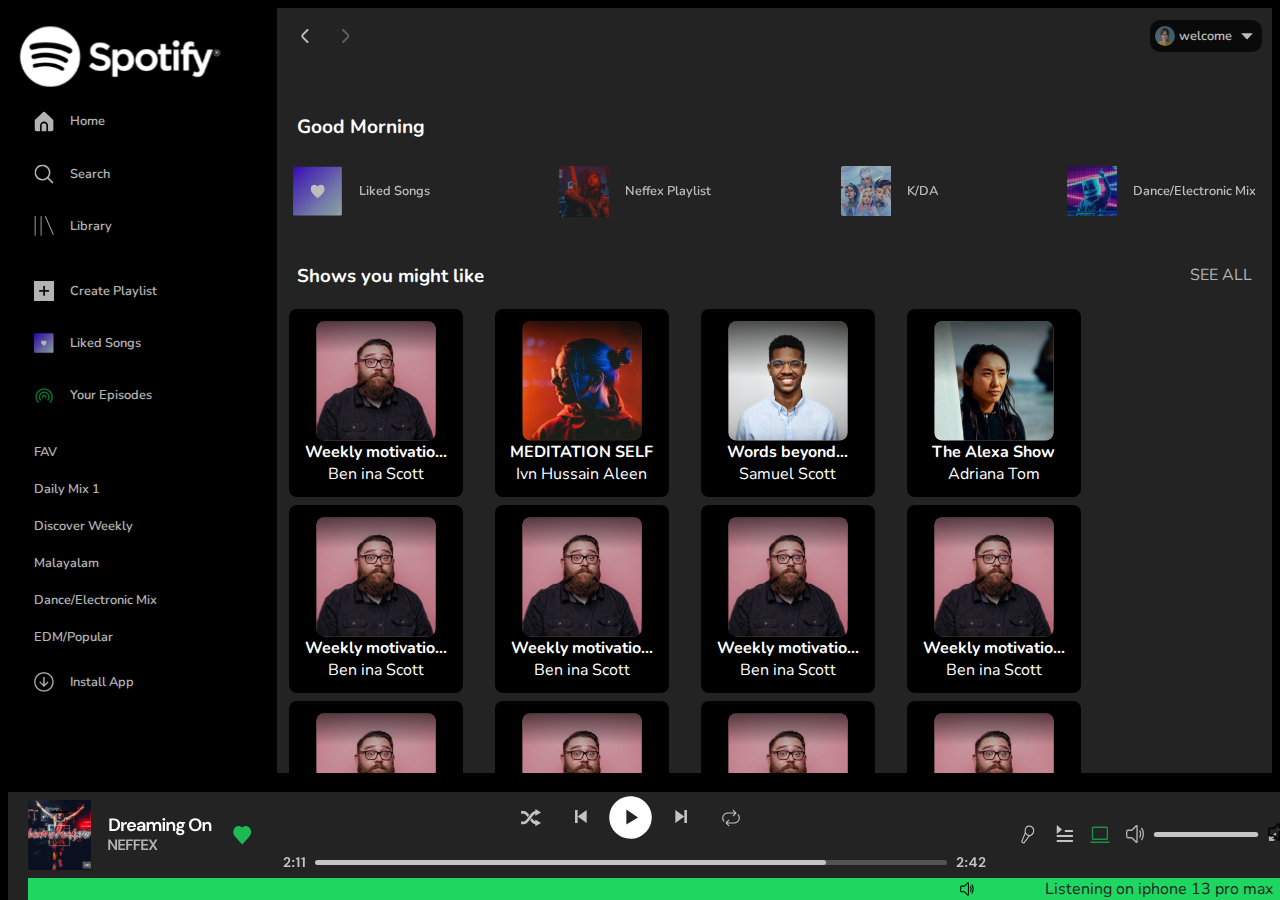
<file: index.html>
<!DOCTYPE html>
<html>
  <head>
    <meta charset="utf-8" />
    <meta http-equiv="X-UA-Compatible" content="IE=edge" />
    <title>Spotify - Web Player: Music for everyone</title>
    <meta name="description" content="Spotify clone made using html,css" />
    <meta name="viewport" content="width=device-width, initial-scale=1" />
    <link rel="stylesheet" href="index.css" />
    <link rel="icon" type="image/x-icon" href="./assets/logo.png" />

    <link rel="preconnect" href="https://fonts.googleapis.com" />
    <link rel="preconnect" href="https://fonts.gstatic.com" crossorigin />
    <link
      href="https://fonts.googleapis.com/css2?family=Nunito:wght@300;400;700&display=swap"
      rel="stylesheet"
    />
    <script src="https://cdn.jsdelivr.net/npm/bootstrap@5.0.2/dist/js/bootstrap.bundle.min.js" integrity="sha384-MrcW6ZMFYlzcLA8Nl+NtUVF0sA7MsXsP1UyJoMp4YLEuNSfAP+JcXn/tWtIaxVXM" crossorigin="anonymous"></script>
  </head>
  <body>
    <div class="container-1">
        <!-- sidebar start -->
      <div class="sidebar">
        <div class="spotify-logo">
          <img src="./assets/Spotify logo.svg" alt="spotify-logo" />
        </div>
        <div class="library">
          <div class="link-flex">
            <img src="./assets/fi-ss-home.svg" alt="home logo" width="20px"/>
            <a href="index2.html">Home</a>
          </div>

          <div class="link-flex">
            <img src="./assets/fi-rs-search.svg" alt="Search logo" width="20px"/>
            <a href="index2.html">Search</a>
          </div>
          <div class="link-flex">
            <img src="./assets/library.svg" alt="library logo" width="20px"/>
            <a href="index2.html">Library</a>
          </div>
          <div id="s-playlist">
            <div class="link-flex">
              <img src="./assets/fi-ss-plus-small.png" alt="plus logo" class="plus" width="20px"/>
              <a href="index2.html">Create Playlist</a>
            </div>

            <div class="link-flex">
              <img src="./assets/heart-logo.svg" alt="heart logo" width="20px"/>
              <a href="index2.html">Liked Songs</a>
            </div>

            <div class="link-flex">
              <img src="./assets/gg_media-podcast.svg" alt="podcast logo" width="20px"/>
              <a href="#">Your Episodes</a>
            </div>
            <div id="fav">
              <div class="link-flex">
                <a href="#">FAV</a>
              </div>
              <div class="link-flex">
                <a href="#">Daily Mix 1</a>
              </div>
              <div class="link-flex">
                <a href="#">Discover Weekly</a>
              </div>
              <div class="link-flex">
                <a href="#">Malayalam</a>
              </div>
              <div class="link-flex">
                <a href="#">Dance/Electronic Mix</a>
              </div>
              <div class="link-flex">
                <a href="#">EDM/Popular</a>
              </div>
            </div>
              
            <div id="install">
                <div class="link-flex">
                    <img src="./assets/grommet-icons_install-option.png" alt="install logo" width="20px"/>
                    <a href="#">Install App</a>
                  </div>
            </div>

          </div>
        </div>
      </div>
<!-- sidebar end -->
<!-- main-container start -->
      <div class="main-container">
        <!-- navbar start -->
        <div class="navbar">
            <div class="link-flex">
                <a href="#"><img src="./assets/fi-rr-angle-small-left.svg" alt="previous button"></a>
                <a href="index2.html"><img src="./assets/fi-rr-angle-small-right.svg" alt="next button"></a>
            </div>
            <div class="link-flex" id="profile-id">
                <img src="/assets/profile.svg" alt="profile-picture" width="20px">
                <p>welcome</p>
                <img src="./assets/fi-ss-caret-down.svg" alt="down-button" width="20px">
            </div>
        </div>
        <!-- navbar end -->
        <!-- items start -->
        <h2 id="gud-mrng">Good Morning</h2>
      <div class="items">
        
        <div class="link-flex player" >
            <img src="./assets/heart-logo.svg" alt="heart" width="50px">
            <a href="#">Liked Songs</a>
        </div>
        <div class="link-flex player">
            <img src="./assets/singer-1.svg" alt="singer-1" width="50px">
            <a href="#">Neffex Playlist</a>
        </div>
        <div class="link-flex player">
            <img src="./assets/singer-2.svg" alt="singer-2" width="50px">
            <a href="#">K/DA</a>
        </div>
        <div class="link-flex player">
            <img src="./assets/singer-3.svg" alt="singer-3" width="50px">
            <a href="#">Dance/Electronic Mix</a>
        </div>
        
      </div>
      <!-- items end -->
      <!-- heading start -->
      <div id="heading">
        <h3>Shows you might like</h3>
       <a href="#" class="see">SEE ALL</a>
      </div>
      <!-- heading end -->
<!-- cards-container start -->
      <div class="cards-container">

        <div class="card">
            <img src="./assets/beard-man.svg" alt="beard-man" width="120px"> 
            <h4>Weekly motivatio...</h4>
            <p>Ben ina Scott</p>
         </div>    
         <div class="card">
            <img src="./assets/girl-glass.svg" alt="girl-glass" width="120px"> 
            <h4>MEDITATION SELF</h4>
            <p>Ivn Hussain Aleen</p>
         </div>    
         <div class="card">
            <img src="./assets/boy-glass.svg" alt="boy-glass" width="120px"> 
            <h4>Words beyond...</h4>
            <p>Samuel Scott</p>
         </div>    
         <div class="card">
            <img src="./assets/china-man.svg" alt="china-man" width="120px"> 
            <h4>The Alexa Show</h4>
            <p>Adriana Tom</p>
         </div>    
         <div class="card">
            <img src="./assets/beard-man.svg" alt="beard-man" width="120px"> 
            <h4>Weekly motivatio...</h4>
            <p>Ben ina Scott</p>
         </div>    
         <div class="card">
            <img src="./assets/beard-man.svg" alt="beard-man" width="120px"> 
            <h4>Weekly motivatio...</h4>
            <p>Ben ina Scott</p>
         </div>    
         <div class="card">
            <img src="./assets/beard-man.svg" alt="beard-man" width="120px"> 
            <h4>Weekly motivatio...</h4>
            <p>Ben ina Scott</p>
         </div>    
         <div class="card">
            <img src="./assets/beard-man.svg" alt="beard-man" width="120px"> 
            <h4>Weekly motivatio...</h4>
            <p>Ben ina Scott</p>
         </div>    
         <div class="card">
            <img src="./assets/beard-man.svg" alt="beard-man" width="120px"> 
            <h4>Weekly motivatio...</h4>
            <p>Ben ina Scott</p>
         </div>    
         <div class="card">
            <img src="./assets/beard-man.svg" alt="beard-man" width="120px"> 
            <h4>Weekly motivatio...</h4>
            <p>Ben ina Scott</p>
         </div>   
         
          <div class="card">
            <img src="./assets/beard-man.svg" alt="beard-man" width="120px"> 
            <h4>Weekly motivatio...</h4>
            <p>Ben ina Scott</p>
         </div>   
         
          <div class="card">
            <img src="./assets/beard-man.svg" alt="beard-man" width="120px"> 
            <h4>Weekly motivatio...</h4>
            <p>Ben ina Scott</p>
         </div>   
         
          <div class="card">
            <img src="./assets/beard-man.svg" alt="beard-man" width="120px"> 
            <h4>Weekly motivatio...</h4>
            <p>Ben ina Scott</p>
         </div>   
         
          <div class="card">
            <img src="./assets/beard-man.svg" alt="beard-man" width="120px"> 
            <h4>Weekly motivatio...</h4>
            <p>Ben ina Scott</p>
         </div>   
         <div class="card">
          <img src="./assets/beard-man.svg" alt="beard-man" width="120px"> 
          <h4>Weekly motivatio...</h4>
          <p>Ben ina Scott</p>
       </div>   
       <div class="card">
        <img src="./assets/beard-man.svg" alt="beard-man" width="120px"> 
        <h4>Weekly motivatio...</h4>
        <p>Ben ina Scott</p>
     </div>   
     <div class="card">
      <img src="./assets/beard-man.svg" alt="beard-man" width="120px"> 
      <h4>Weekly motivatio...</h4>
      <p>Ben ina Scott</p>
   </div>   
   <div class="card">
    <img src="./assets/beard-man.svg" alt="beard-man" width="120px"> 
    <h4>Weekly motivatio...</h4>
    <p>Ben ina Scott</p>
 </div>   
 <div class="card">
  <img src="./assets/beard-man.svg" alt="beard-man" width="120px"> 
  <h4>Weekly motivatio...</h4>
  <p>Ben ina Scott</p>
</div>   
<div class="card">
  <img src="./assets/beard-man.svg" alt="beard-man" width="120px"> 
  <h4>Weekly motivatio...</h4>
  <p>Ben ina Scott</p>
</div>   
<div class="card">
  <img src="./assets/beard-man.svg" alt="beard-man" width="120px"> 
  <h4>Weekly motivatio...</h4>
  <p>Ben ina Scott</p>
</div>   
<div class="card">
  <img src="./assets/beard-man.svg" alt="beard-man" width="120px"> 
  <h4>Weekly motivatio...</h4>
  <p>Ben ina Scott</p>
</div>   
<div class="card">
  <img src="./assets/beard-man.svg" alt="beard-man" width="120px"> 
  <h4>Weekly motivatio...</h4>
  <p>Ben ina Scott</p>
</div>   
<div class="card">
  <img src="./assets/beard-man.svg" alt="beard-man" width="120px"> 
  <h4>Weekly motivatio...</h4>
  <p>Ben ina Scott</p>
</div>   
<div class="card">
  <img src="./assets/beard-man.svg" alt="beard-man" width="120px"> 
  <h4>Weekly motivatio...</h4>
  <p>Ben ina Scott</p>
</div>   
<div class="card">
  <img src="./assets/beard-man.svg" alt="beard-man" width="120px"> 
  <h4>Weekly motivatio...</h4>
  <p>Ben ina Scott</p>
</div>   
<div class="card">
  <img src="./assets/beard-man.svg" alt="beard-man" width="120px"> 
  <h4>Weekly motivatio...</h4>
  <p>Ben ina Scott</p>
</div>   
<div class="card">
  <img src="./assets/beard-man.svg" alt="beard-man" width="120px"> 
  <h4>Weekly motivatio...</h4>
  <p>Ben ina Scott</p>
</div>   

         
      </div>
      <!-- cards-container end -->
      </div>
<!-- main-conatiner end -->



<!-- footer starts here -->
      <div class="footer">
<!-- music-player starts here -->
        <div class="music-player">

          <div class="div-one">
            <img src="./assets/Artist , title section.svg" alt="">
          </div>

          <div class="music-player-option">
            <img src="./assets/Music Player Options.svg" alt="">

          </div>

          <div class="div-two">
            <img src="./assets/Right options.svg" alt="Right">
          </div>

        </div>
<!-- music-player end here -->

<!-- device-name starts here -->
        <div class="device-name">
<img src="./assets/fluent_speaker-2-24-regular.svg" alt="speaker" class="one">
<p class="one">Listening on iphone 13 pro max</p>
        </div>
<!-- device-name end here -->

      </div>
<!-- footer end here -->


<script src="https://cdn.jsdelivr.net/npm/@popperjs/core@2.9.2/dist/umd/popper.min.js" integrity="sha384-IQsoLXl5PILFhosVNubq5LC7Qb9DXgDA9i+tQ8Zj3iwWAwPtgFTxbJ8NT4GN1R8p" crossorigin="anonymous"></script>
<script src="https://cdn.jsdelivr.net/npm/bootstrap@5.0.2/dist/js/bootstrap.min.js" integrity="sha384-cVKIPhGWiC2Al4u+LWgxfKTRIcfu0JTxR+EQDz/bgldoEyl4H0zUF0QKbrJ0EcQF" crossorigin="anonymous"></script>
    </div>
  </body>
</html>
</file>
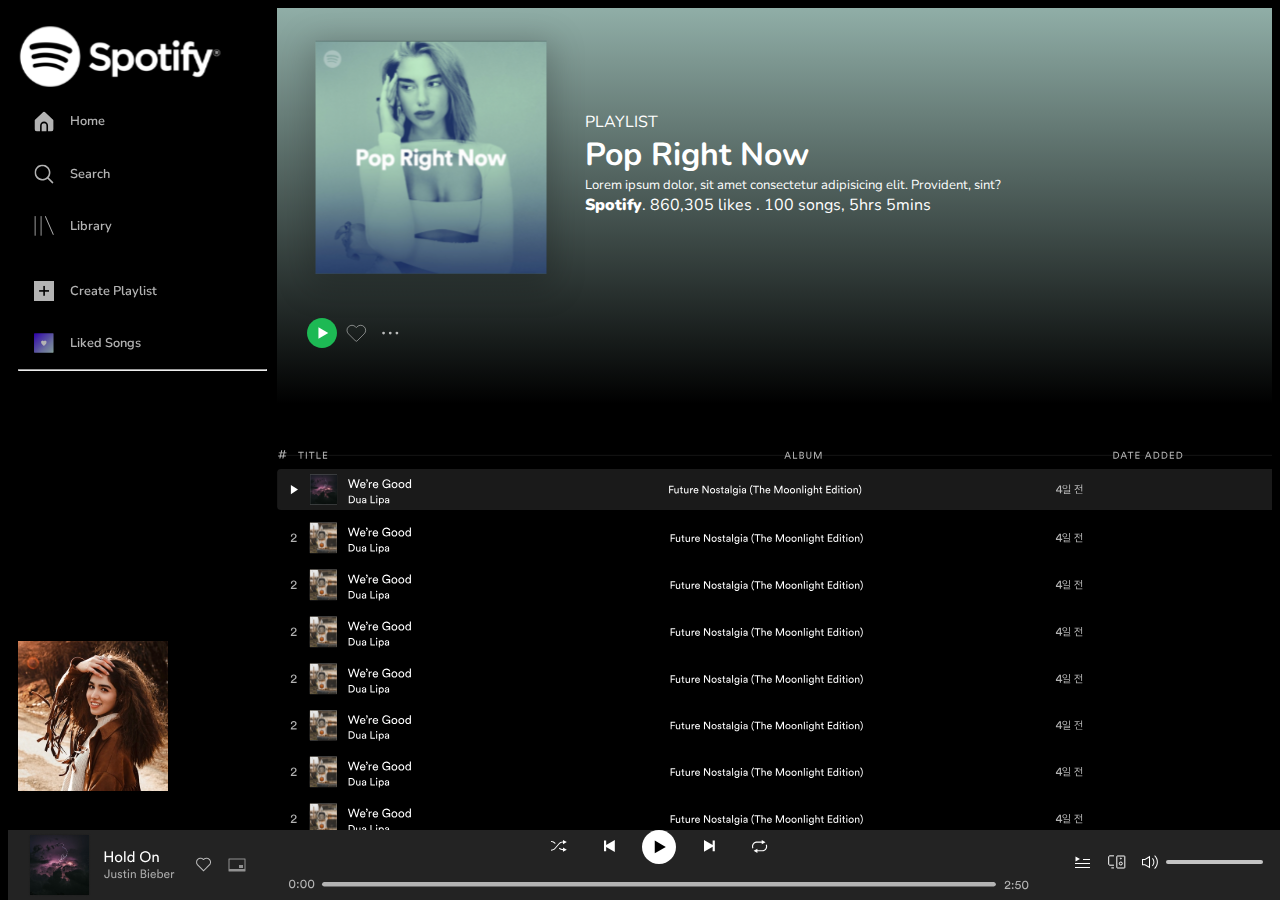
<file: index2.html>
<!DOCTYPE html>
<html>
  <head>
    <meta charset="utf-8" />
    <meta http-equiv="X-UA-Compatible" content="IE=edge" />
    <title>Spotify - Web Player: Music for everyone</title>
    <meta name="description" content="Spotify clone made using html,css" />
    <meta name="viewport" content="width=device-width, initial-scale=1" />
    <link rel="stylesheet" href="index.css" />
    <link rel="icon" type="image/x-icon" href="./assets/logo.png" />

    <link rel="preconnect" href="https://fonts.googleapis.com" />
    <link rel="preconnect" href="https://fonts.gstatic.com" crossorigin />
    <link
      href="https://fonts.googleapis.com/css2?family=Nunito:wght@300;400;700&display=swap"
      rel="stylesheet"
    />
    <link href="https://cdn.jsdelivr.net/npm/bootstrap@5.0.2/dist/css/bootstrap.min.css" rel="stylesheet" integrity="sha384-EVSTQN3/azprG1Anm3QDgpJLIm9Nao0Yz1ztcQTwFspd3yD65VohhpuuCOmLASjC" crossorigin="anonymous">
  </head>
<body>
    <div class="container-1">
        <!-- sidebar start -->
      <div class="sidebar">

        <div class="spotify-logo">
          <img src="./assets/Spotify logo.svg" alt="spotify-logo" />
        </div>
        <div class="library">
          <div class="link-flex">
            <img src="./assets/fi-ss-home.svg" alt="home logo" width="20px"/>
            <a href="index.html">Home</a>
          </div>

          <div class="link-flex">
            <img src="./assets/fi-rs-search.svg" alt="Search logo" width="20px"/>
            <a href="#">Search</a>
          </div>
          <div class="link-flex">
            <img src="./assets/library.svg" alt="library logo" width="20px"/>
            <a href="#">Library</a>
          </div>
          <div id="s-playlist">
            <div class="link-flex">
              <img src="./assets/fi-ss-plus-small.png" alt="plus logo" class="plus" width="20px"/>
              <a href="#">Create Playlist</a>
            </div>

            <div class="link-flex">
              <img src="./assets/heart-logo.svg" alt="heart logo" width="20px"/>
              <a href="#">Liked Songs</a>
            </div>

            <hr>
            <div class="album">
                <a href="#"><img src="./assets/album art.svg" alt="album" width="150px"></a>
            </div>

          </div>
        </div>
      </div>
     
<!-- sidebar end -->
<!-- main-container start -->
      <div class="main-container-2">

      <div class="cards-container-2">

        <div class="dua-1">
            <a href="#"><img src="./assets/dua-lipa.svg" alt="dua lipa"></a>
            <div class="dua-text">
                <p>PLAYLIST</p>
            <h1>Pop Right Now</h1>
            <p class="lore">Lorem ipsum dolor, sit amet consectetur adipisicing elit. Provident, sint?</p>
            <p><span>Spotify</span>. 860,305 likes . 100 songs, 5hrs 5mins</p>
            </div>
          

        </div>
    
        <div class="logos">
            <a href=""><img src="./assets/thumb_play.svg" alt="playbutton" width="30px"></a>
            <a href=""><img src="./assets/heart.svg" alt="heart-like" width="30px"></a>
            <a href=""><img src="./assets/more_big.svg" alt="more" width="30px"></a>
          </div>
        

         
      </div>
      <!-- cards-container-2 end -->
      <div id="list-container">
        <div class="strike">
            <a href="#"><img src="./assets/strike.svg" alt="Strike" width="1200px"></a>
        </div>
        <div class="tables">
            <img src="./assets/selected.svg" alt="select" width="1100px">
            <img src="./assets/default.svg" alt="default" width="1100px">
            <img src="./assets/default.svg" alt="default" width="1100px">
            <img src="./assets/default.svg" alt="default" width="1100px">
            <img src="./assets/default.svg" alt="default" width="1100px">
            <img src="./assets/default.svg" alt="default" width="1100px">
            <img src="./assets/default.svg" alt="default" width="1100px">
            <img src="./assets/default.svg" alt="default" width="1100px">
            <img src="./assets/default.svg" alt="default" width="1100px">
            <img src="./assets/default.svg" alt="default" width="1100px">
            <img src="./assets/default.svg" alt="default" width="1100px">
            <img src="./assets/default.svg" alt="default" width="1100px">
            <img src="./assets/default.svg" alt="default" width="1100px">
            <img src="./assets/default.svg" alt="default" width="1100px">
            <img src="./assets/default.svg" alt="default" width="1100px">
            <img src="./assets/default.svg" alt="default" width="1100px">
            <img src="./assets/default.svg" alt="default" width="1100px">
            <img src="./assets/default.svg" alt="default" width="1100px">
            <img src="./assets/default.svg" alt="default" width="1100px">
        </div>
      </div>
      </div>
<!-- main-conatiner end -->



<!-- footer starts here -->
      <div class="footer">
<!-- music-player starts here -->
        <div class="music-player">

          <div class="div-one">
            <img src="./assets/footer-img-1.png" alt="rockstar" >
            <!-- <div class="div-one-text">
              <h4>Dreaming On</h4>
            <h4 class="nef">NEFFEX</h4>
            </div>
            <img src="./assets/green-heart.svg" alt="green-heart"> -->
          </div>

          <div class="music-player-option">
             <img src="./assets/Group 11.svg" alt="">
          </div>

          <div class="div-two" id="footer-2">
            <img src="./assets/Group 12.svg" alt="Right">
          </div>

        </div>
<!-- music-player end here -->

<!-- device-name starts here -->
        <!-- <div class="device-name">
<img src="./assets/fluent_speaker-2-24-regular.svg" alt="speaker" class="one">
<p class="one">Listening on iphone 13 pro max</p>
        </div> -->
<!-- device-name end here -->

      </div>
<!-- footer end here -->


<script src="https://cdn.jsdelivr.net/npm/@popperjs/core@2.9.2/dist/umd/popper.min.js" integrity="sha384-IQsoLXl5PILFhosVNubq5LC7Qb9DXgDA9i+tQ8Zj3iwWAwPtgFTxbJ8NT4GN1R8p" crossorigin="anonymous"></script>
<script src="https://cdn.jsdelivr.net/npm/bootstrap@5.0.2/dist/js/bootstrap.min.js" integrity="sha384-cVKIPhGWiC2Al4u+LWgxfKTRIcfu0JTxR+EQDz/bgldoEyl4H0zUF0QKbrJ0EcQF" crossorigin="anonymous"></script>
    </div>
</body>
</html>
</file>
<file: index.css>
:root {
    --black: #000 !important;
    --grey: #121212 !important;
    --light-grey: #232323 !important;
    --white: #fff !important;
  }
  body,
  html {
    height: 100% !important;
    margin: 0rem !important;
    overflow: hidden !important;
    display: flex !important;
    flex-direction: column !important;
    font-family: "Nunito", sans-serif !important;
    /* background-color: var(--black); */
    color: var(--white);
  }
  
  a {
    color: var(--white) !important;
    text-decoration: none !important;
    line-height: 5px !important;
  }
  
    .container-1 {
        display: flex !important;
        flex: 1 !important;
        overflow: hidden !important;
        background-color: var(--black) !important;
        padding: 0.5rem !important;
        flex-wrap: wrap !important;
      }

  .sidebar{
    flex: 0.20 !important; 
    background-color: var(--black) !important;
    padding: 10px !important;
    display: flex !important;
    flex-direction: column !important;
    flex-wrap: wrap !important;
    /* display: flex;
    flex-wrap: wrap; */
  }
  .main-container{
    flex: .80 !important;
    background-color: var(--light-grey) !important;
    overflow-y: scroll !important;
    height: 85vh !important; 
  }
  .spotify-logo{
    width: 202.58px !important;
    margin-top: 0.5rem !important;
    height: 60.53px !important;
    margin-bottom: 0.5rem !important;
    /*
    top: 39.29px;
    left: 35.82px; */

  }
  .spotify-logo:hover{
    background-color: var(--light-grey) !important;
  }
  *{
    margin: 0px !important; 
    padding: 0px !important;
  }
  .link-flex{
    display: flex !important;
    justify-content: flex-start !important;
    align-items: center !important;
    opacity: 0.7 !important;
    gap: 1rem !important;
    font-weight: 600 !important;
    font-size: 0.8rem !important;
    cursor: pointer !important;
    flex-wrap: wrap !important;
    padding: 1rem !important;
    box-shadow: aqua !important;
  }
  .link-flex:hover{
    opacity: 1 !important;
    background-color: var(--light-grey) !important;
    border-radius: 5px !important;
  }
  #s-playlist{
    margin-top: 0.8rem !important;
  }
  #fav{
    margin-top: 0.8rem !important;
  }
  #install{
     /* margin-top: 1.5rem; */
  }
  .plus{
    background-color: white !important;
  }
  .footer{
    background-color: var(--light-grey) !important;
    width: 100% !important;
    position: fixed !important;
    bottom: 0px !important;
    display: flex !important;
    flex-direction: column !important;
    justify-content: space-between !important;
    align-items: center !important;
    flex-wrap: wrap !important;
  }
  
  .navbar{
    display: flex !important;
    justify-content: space-between !important;
    background-color: #222222, #1F1F1F, #171717, #161616, #151515, #131313, #121212, #121212, #121212, #12121200 !important;
    align-items: center;
    position: sticky;
    top: 0px;
    background-color: var(--light-grey) !important;
  }
  #profile-id{
    background-color: var(--black) !important;
    border-radius: 10px !important;
    margin-right: 10px !important;
    gap: 0.3rem !important;
    padding: 0.3rem !important;
  }
  .items{
    display: flex !important;
    justify-content: space-between !important;
    align-items: center !important;
    flex-wrap: wrap !important; 
    /* background-color: var(--black);
    border-radius: 20px; */
  }
  .player:hover{
    background-color: var(--grey) !important;
  }
  #gud-mrng{
    margin-inline: 20px !important;
    margin-bottom: 10px !important;
    font-weight: 900px !important;
    font-size: larger !important;
    margin-top: 50px !important;
  }
  #heading{
    display: flex !important;
    justify-content: space-between !important;
    flex-wrap: wrap !important;
    align-items: center !important;
    /* padding-inline: 20px; */
    margin: 20px !important;
    margin-top: 30px !important;
  }
  .see{
    color: #b3b3b3 !important;
  }
  .see:hover{
    color: white !important;
  }
  .cards-container {
    display: flex !important;
    gap: 0.5rem !important;
    flex-wrap: wrap !important;
    /* Other styles as needed */
  }
  
  .card {
    width: 150px !important;
    background-color: var(--black) !important;
    padding: 0.75rem !important;
    border-radius: 0.5rem !important;
    height: fit-content !important;
    margin: 0rem 0.75rem !important;
    display: flex !important;
    justify-content: center !important;
    align-items: center !important;
    flex-direction: column !important;
    transition: transform 2s !important;
  }
  .card:hover{
    transform: scale(1.2) !important;
      }

  .device-name{
    background-color: #1ed760 !important;
    width: 100vw !important;
    display: flex !important;
    justify-content: flex-end !important;
    align-items: center !important;
    
  }
  .one{
    padding-inline: 15px !important;
    margin-inline: 20px !important;
    color: var(--light-grey) !important;
  }
  .div-one{
    display: flex !important;
    justify-content: space-between !important;
    align-items: center !important;
    
    
  }
  .music-player{
    display: flex !important;
    justify-content: space-between !important;
    align-items: center !important;
    width: 100vw !important;
    margin-inline: 20px !important;
  }
  .div-one-text{
    display: flex !important;
    flex-direction: column !important;
    align-items: center !important;
    padding-inline: 10px !important;
    margin-inline: 10px !important;
  }
  .nef{
    color: #b3b3b3 !important;
  }
  .div-two{
    margin-right: 20px !important;
  }
  @media screen and (max-width:480px) {
    .div-one,.div-one> div {
      width: 30vw;
    }
    .div-two {
      width: 200px;

    }
    .music-player-option > img {
      width: 300px !important;

    }
    .main-container, .main-container-2 {
      flex: 1 !important;
    }
    .sidebar {
      display: none !important;
    }
    .navbar{
      display: flex;
      flex-direction: row;
      align-items: center;
      justify-content: space-between;
    }
    footer{
      display: flex;
      flex-direction: column;
      align-items: center;
    }
    .div-one>img{
width:150px;

    }
    .cards-container{
      display: flex;
      align-items: center;
      justify-content: center;
    }
    .music-player{
      display: flex;
      flex-direction: column;
      align-items: center;

}

  }

  hr{
    color: var(--light-grey) !important;
  }
  .album{
    position: fixed !important;
    bottom: 0px !important;
    margin-bottom: 103px !important;
    padding-right: 60px !important; 
  }
  .cards-container-2{
    background-image: linear-gradient(#90AEA7, #000000) !important;
    width: 100vw !important;
  }
  .main-container-2{
    flex: 0.8;
    background-color: --black !important;
    overflow-y: scroll !important;
    overflow-x: hidden !important;
    height: 95vh !important; 
    /* width: 100vh !important; */
    /* background-image: linear-gradient(#90AEA7, #000000); */
  }
  .dua-1{
    display: flex !important;
    justify-content: flex-start !important;
    align-items: center !important;
    flex-wrap: wrap !important;
  }
  .dua-text{
      display: flex !important;
      flex-direction: column !important;
      flex-wrap: wrap !important;
      color: white !important;
  }
  .dua-text>p>span{
    font-weight: 900 !important;
  }
  .lore{
    font-size: small !important;
  }
  .logos{
    margin-left: 30px !important;
    margin-bottom: 30px !important;
    padding-bottom: 50px !important;
  }
  #footer-2{
    margin-right: 45px !important;
  }
</file>
